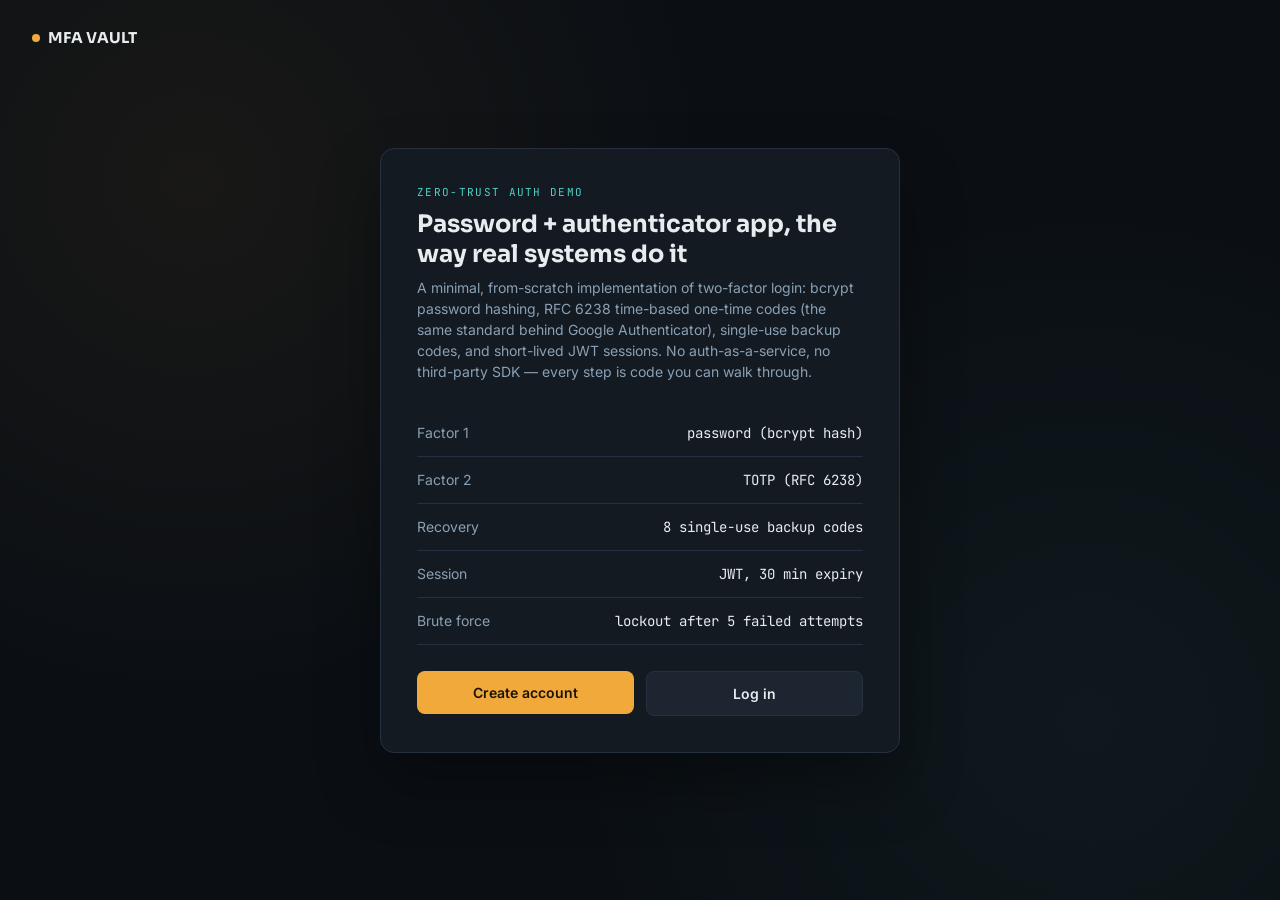
<file: frontend/index.html>
<!DOCTYPE html>
<html lang="en">
<head>
<meta charset="UTF-8">
<meta name="viewport" content="width=device-width, initial-scale=1.0">
<title>MFA Vault</title>
<link rel="stylesheet" href="style.css">
</head>
<body>
  <a class="brand" href="index.html"><span class="dot"></span>MFA VAULT</a>

  <div class="card wide">
    <p class="eyebrow">Zero-trust auth demo</p>
    <h1>Password + authenticator app, the way real systems do it</h1>
    <p class="subtitle">
      A minimal, from-scratch implementation of two-factor login: bcrypt password hashing,
      RFC 6238 time-based one-time codes (the same standard behind Google Authenticator),
      single-use backup codes, and short-lived JWT sessions. No auth-as-a-service, no
      third-party SDK — every step is code you can walk through.
    </p>

    <div class="stat-row"><span class="k">Factor 1</span><span class="v">password (bcrypt hash)</span></div>
    <div class="stat-row"><span class="k">Factor 2</span><span class="v">TOTP (RFC 6238)</span></div>
    <div class="stat-row"><span class="k">Recovery</span><span class="v">8 single-use backup codes</span></div>
    <div class="stat-row"><span class="k">Session</span><span class="v">JWT, 30 min expiry</span></div>
    <div class="stat-row"><span class="k">Brute force</span><span class="v">lockout after 5 failed attempts</span></div>

    <div style="margin-top:26px; display:flex; gap:12px;">
      <a href="register.html" style="flex:1; text-decoration:none;"><button class="primary">Create account</button></a>
      <a href="login.html" style="flex:1; text-decoration:none;"><button class="secondary">Log in</button></a>
    </div>
  </div>
</body>
</html>
</file>
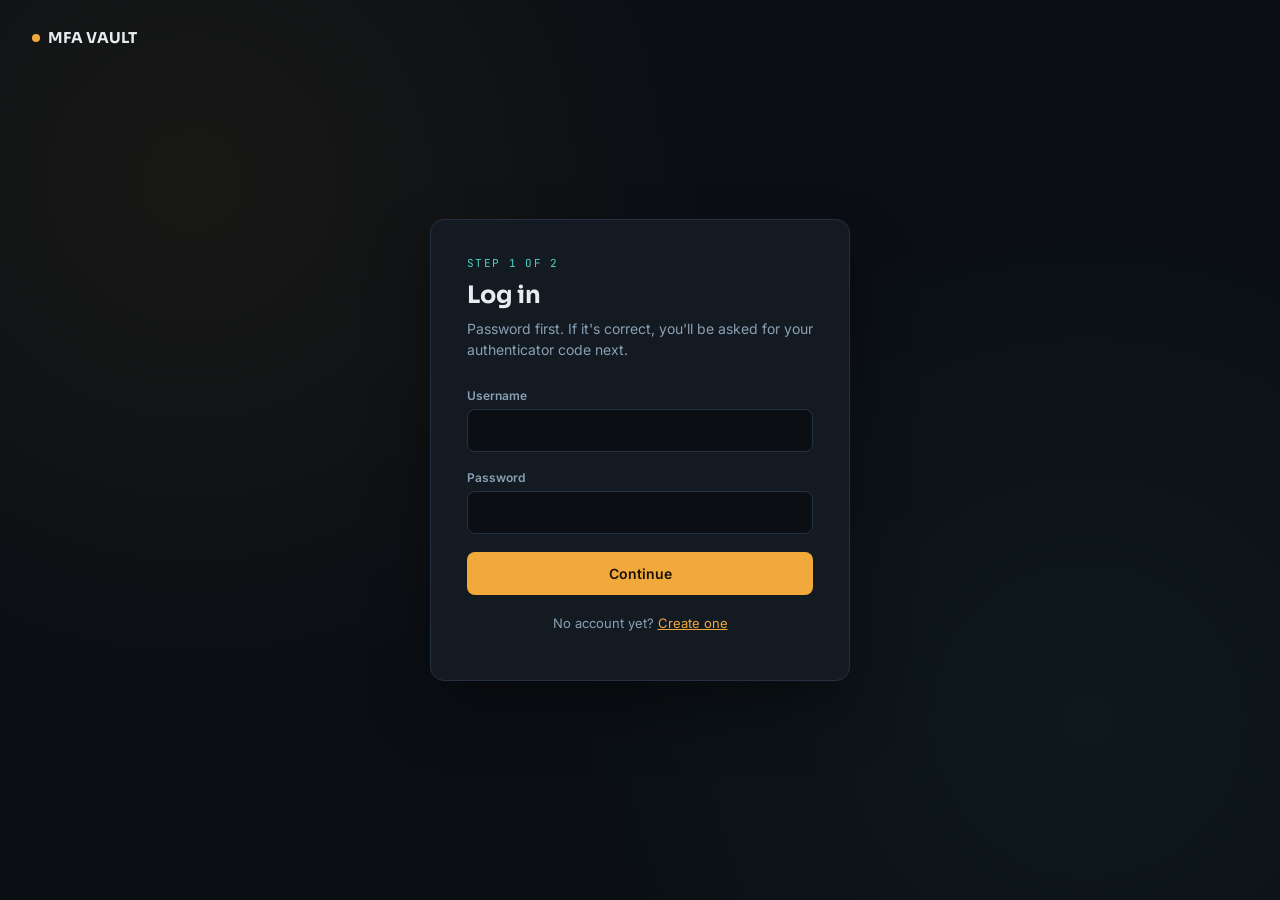
<file: frontend/dashboard.html>
<!DOCTYPE html>
<html lang="en">
<head>
<meta charset="UTF-8">
<meta name="viewport" content="width=device-width, initial-scale=1.0">
<title>Dashboard — MFA Vault</title>
<link rel="stylesheet" href="style.css">
</head>
<body>
  <a class="brand" href="index.html"><span class="dot"></span>MFA VAULT</a>

  <div class="card">
    <span class="badge"><span class="dot"></span>Session verified</span>
    <h1 style="margin-top:16px;">Welcome back<span id="userSuffix"></span></h1>
    <p class="subtitle">This page only rendered because your access token passed both password and TOTP checks.</p>

    <div id="err" class="error"></div>

    <div id="stats"></div>

    <div class="architecture-note">
      <b>What proved your identity here:</b> a bcrypt-verified password, then a
      time-based one-time code checked against a secret only your device and
      this server share (RFC&nbsp;6238). The token this page used to load is
      scoped separately from the one issued after step 1 — it only exists
      because <code>mfa_pending</code> flipped to <code>false</code> on the server.
    </div>

    <button class="secondary" id="logoutBtn" style="margin-top:20px;">Log out</button>
  </div>

  <script src="script.js"></script>
  <script>
    const err = document.getElementById("err");
    const token = sessionStorage.getItem("access_token");
    if (!token) window.location.href = "login.html";

    (async () => {
      try {
        const data = await apiGet("/dashboard", token);
        document.getElementById("userSuffix").textContent = ", " + data.username;
        document.getElementById("stats").innerHTML = `
          <div class="stat-row"><span class="k">Username</span><span class="v">${data.username}</span></div>
          <div class="stat-row"><span class="k">MFA status</span><span class="v">${data.mfa_confirmed ? "active" : "not set up"}</span></div>
          <div class="stat-row"><span class="k">Backup codes left</span><span class="v">${data.backup_codes_remaining} / 8</span></div>
          <div class="stat-row"><span class="k">Member since</span><span class="v">${data.member_since}</span></div>
        `;
      } catch (e) {
        showError(err, "Session expired or invalid — please log in again.");
        setTimeout(() => (window.location.href = "login.html"), 1500);
      }
    })();

    document.getElementById("logoutBtn").addEventListener("click", () => {
      sessionStorage.clear();
      window.location.href = "index.html";
    });
  </script>
</body>
</html>
</file>
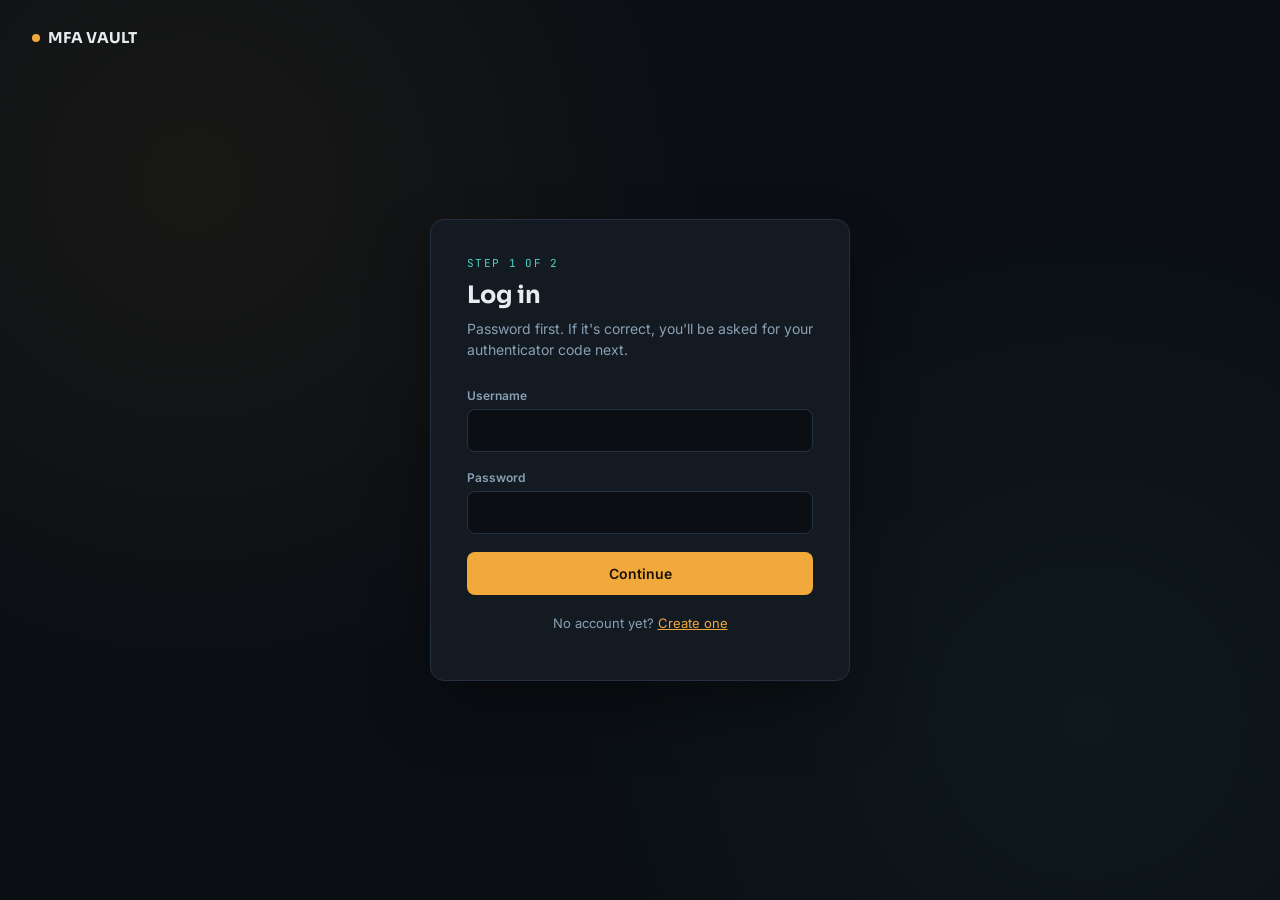
<file: frontend/login.html>
<!DOCTYPE html>
<html lang="en">
<head>
<meta charset="UTF-8">
<meta name="viewport" content="width=device-width, initial-scale=1.0">
<title>Log in — MFA Vault</title>
<link rel="stylesheet" href="style.css">
</head>
<body>
  <a class="brand" href="index.html"><span class="dot"></span>MFA VAULT</a>

  <div class="card">
    <p class="eyebrow">Step 1 of 2</p>
    <h1>Log in</h1>
    <p class="subtitle">Password first. If it's correct, you'll be asked for your authenticator code next.</p>

    <div class="error" id="err"></div>

    <form id="form">
      <label for="username">Username</label>
      <input type="text" id="username" autocomplete="username" required>

      <label for="password">Password</label>
      <input type="password" id="password" autocomplete="current-password" required>

      <button type="submit" class="primary">Continue</button>
    </form>

    <p class="footer-link">No account yet? <a href="register.html">Create one</a></p>
  </div>

  <script src="script.js"></script>
  <script>
    const form = document.getElementById("form");
    const err = document.getElementById("err");

    form.addEventListener("submit", async (e) => {
      e.preventDefault();
      hideError(err);
      const username = document.getElementById("username").value.trim();
      const password = document.getElementById("password").value;

      try {
        const data = await apiPost("/login", { username, password });
        sessionStorage.setItem("pending_token", data.pending_token);
        window.location.href = "verify.html";
      } catch (e) {
        showError(err, e.message);
      }
    });
  </script>
</body>
</html>
</file>
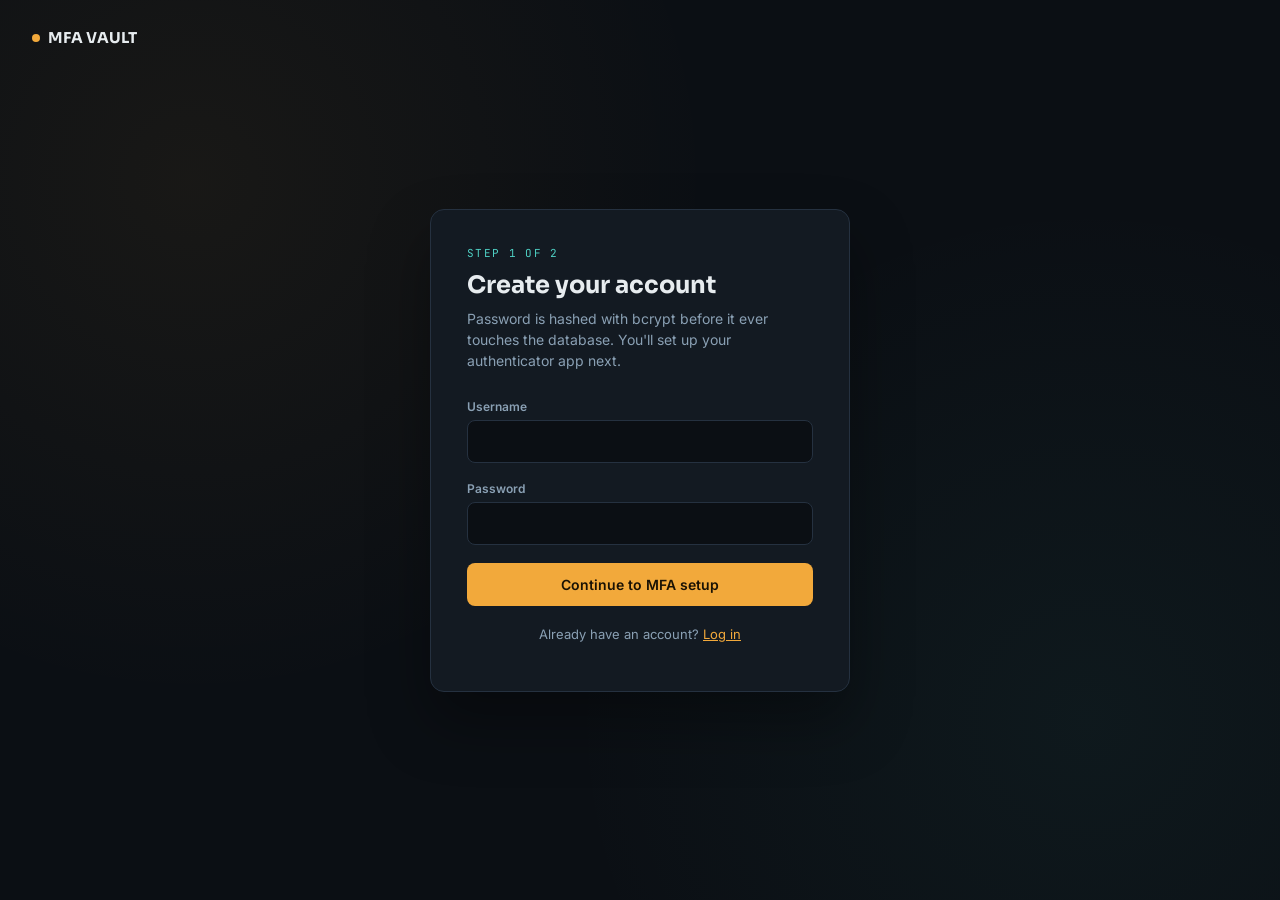
<file: frontend/register.html>
<!DOCTYPE html>
<html lang="en">
<head>
<meta charset="UTF-8">
<meta name="viewport" content="width=device-width, initial-scale=1.0">
<title>Create account — MFA Vault</title>
<link rel="stylesheet" href="style.css">
</head>
<body>
  <a class="brand" href="index.html"><span class="dot"></span>MFA VAULT</a>

  <div class="card">
    <p class="eyebrow">Step 1 of 2</p>
    <h1>Create your account</h1>
    <p class="subtitle">Password is hashed with bcrypt before it ever touches the database. You'll set up your authenticator app next.</p>

    <div class="error" id="err"></div>

    <form id="form">
      <label for="username">Username</label>
      <input type="text" id="username" autocomplete="username" required minlength="3" maxlength="32">

      <label for="password">Password</label>
      <input type="password" id="password" autocomplete="new-password" required minlength="8">

      <button type="submit" class="primary">Continue to MFA setup</button>
    </form>

    <p class="footer-link">Already have an account? <a href="login.html">Log in</a></p>
  </div>

  <script src="script.js"></script>
  <script>
    const form = document.getElementById("form");
    const err = document.getElementById("err");

    form.addEventListener("submit", async (e) => {
      e.preventDefault();
      hideError(err);
      const username = document.getElementById("username").value.trim();
      const password = document.getElementById("password").value;

      try {
        const data = await apiPost("/register", { username, password });
        sessionStorage.setItem("setup_payload", JSON.stringify(data));
        window.location.href = "setup.html";
      } catch (e) {
        showError(err, e.message);
      }
    });
  </script>
</body>
</html>
</file>
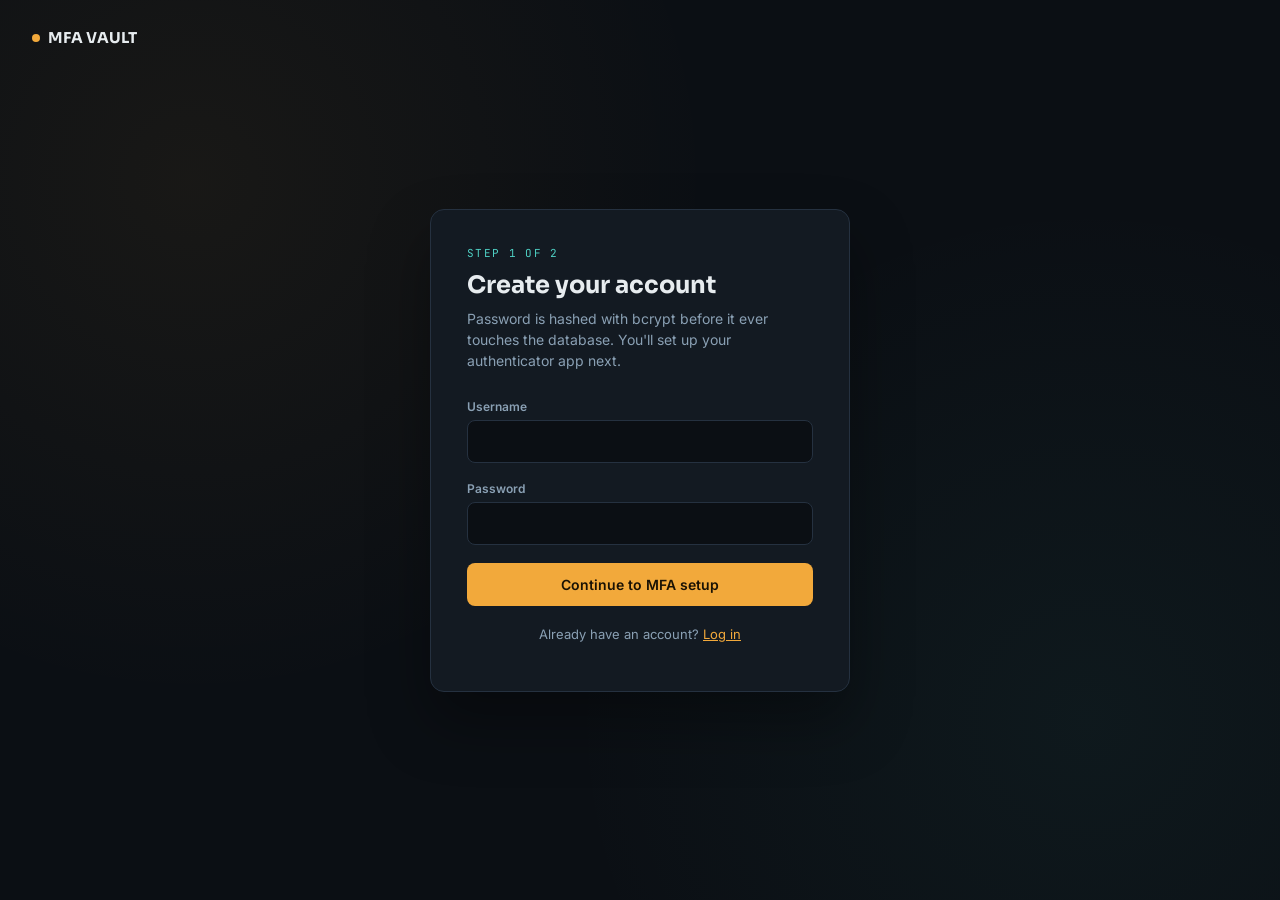
<file: frontend/setup.html>
<!DOCTYPE html>
<html lang="en">
<head>
<meta charset="UTF-8">
<meta name="viewport" content="width=device-width, initial-scale=1.0">
<title>Set up authenticator — MFA Vault</title>
<link rel="stylesheet" href="style.css">
</head>
<body>
  <a class="brand" href="index.html"><span class="dot"></span>MFA VAULT</a>

  <div class="card">
    <p class="eyebrow">Step 2 of 2</p>
    <h1>Scan with your authenticator app</h1>
    <p class="subtitle">Google Authenticator, Authy, or 1Password — any TOTP app works. Then save your backup codes; they're shown once.</p>

    <div class="error" id="err"></div>

    <div class="qr-box"><img id="qrImg" alt="TOTP QR code"></div>
    <div class="manual-key" id="manualKey"></div>

    <div class="backup-codes">
      <div class="label">Backup codes — save these somewhere safe. Each one works once, if you lose your phone.</div>
      <div class="grid" id="codesGrid"></div>
    </div>

    <label>Enter the 6-digit code from your app to confirm setup</label>
    <div class="otp-row" id="otpRow">
      <input class="otp-digit" maxlength="1" inputmode="numeric">
      <input class="otp-digit" maxlength="1" inputmode="numeric">
      <input class="otp-digit" maxlength="1" inputmode="numeric">
      <input class="otp-digit" maxlength="1" inputmode="numeric">
      <input class="otp-digit" maxlength="1" inputmode="numeric">
      <input class="otp-digit" maxlength="1" inputmode="numeric">
    </div>
    <div class="countdown-wrap">
      <svg class="countdown-ring" viewBox="0 0 16 16">
        <circle class="track" cx="8" cy="8" r="6.5"></circle>
        <circle class="progress" cx="8" cy="8" r="6.5"></circle>
      </svg>
      <span id="countdownLabel">30s</span> until code refreshes
    </div>

    <button class="primary" id="confirmBtn" disabled>Confirm & activate MFA</button>
  </div>

  <script src="script.js"></script>
  <script>
    const err = document.getElementById("err");
    const payloadRaw = sessionStorage.getItem("setup_payload");
    if (!payloadRaw) window.location.href = "register.html";
    const payload = JSON.parse(payloadRaw);

    document.getElementById("qrImg").src = "data:image/png;base64," + payload.qr_code_base64;
    document.getElementById("manualKey").textContent = payload.manual_key;

    const grid = document.getElementById("codesGrid");
    payload.backup_codes.forEach((code) => {
      const span = document.createElement("span");
      span.textContent = code;
      grid.appendChild(span);
    });

    startTotpCountdown(
      document.querySelector(".countdown-ring .progress"),
      document.getElementById("countdownLabel")
    );

    const confirmBtn = document.getElementById("confirmBtn");
    let currentCode = "";

    wireOtpInputs(document.getElementById("otpRow"), (code) => {
      currentCode = code;
      confirmBtn.disabled = false;
    });

    confirmBtn.addEventListener("click", async () => {
      hideError(err);
      try {
        await apiPost("/mfa/confirm", { username: payload.username, code: currentCode });
        sessionStorage.removeItem("setup_payload");
        window.location.href = "login.html";
      } catch (e) {
        showError(err, e.message);
      }
    });
  </script>
</body>
</html>
</file>
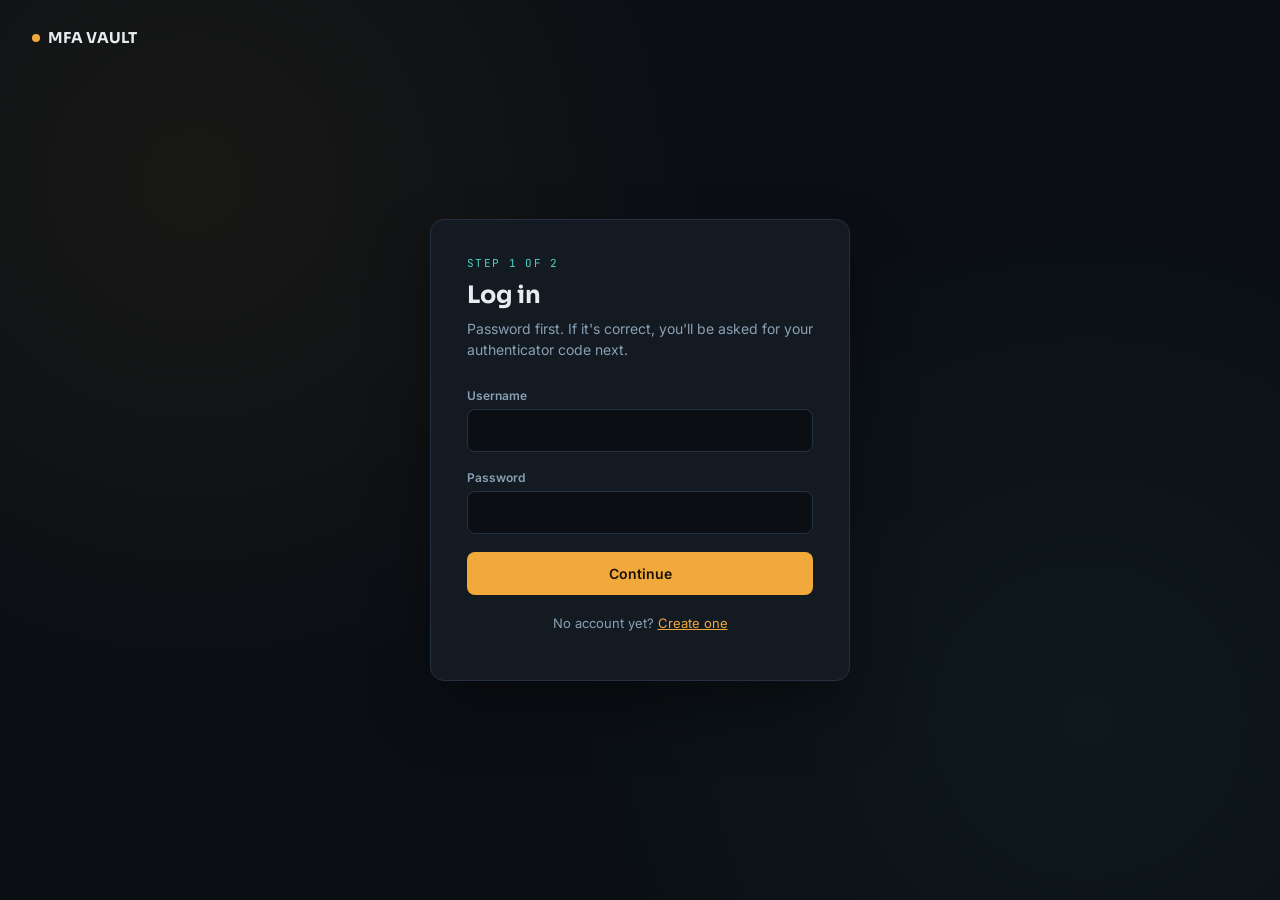
<file: frontend/verify.html>
<!DOCTYPE html>
<html lang="en">
<head>
<meta charset="UTF-8">
<meta name="viewport" content="width=device-width, initial-scale=1.0">
<title>Verify — MFA Vault</title>
<link rel="stylesheet" href="style.css">
</head>
<body>
  <a class="brand" href="index.html"><span class="dot"></span>MFA VAULT</a>

  <div class="card">
    <p class="eyebrow">Step 2 of 2</p>
    <h1>Enter your 6-digit code</h1>
    <p class="subtitle">From your authenticator app. Lost your phone? Use a backup code instead.</p>

    <div class="error" id="err"></div>

    <div class="otp-row" id="otpRow">
      <input class="otp-digit" maxlength="1" inputmode="numeric">
      <input class="otp-digit" maxlength="1" inputmode="numeric">
      <input class="otp-digit" maxlength="1" inputmode="numeric">
      <input class="otp-digit" maxlength="1" inputmode="numeric">
      <input class="otp-digit" maxlength="1" inputmode="numeric">
      <input class="otp-digit" maxlength="1" inputmode="numeric">
    </div>
    <div class="countdown-wrap">
      <svg class="countdown-ring" viewBox="0 0 16 16">
        <circle class="track" cx="8" cy="8" r="6.5"></circle>
        <circle class="progress" cx="8" cy="8" r="6.5"></circle>
      </svg>
      <span id="countdownLabel">30s</span> until code refreshes
    </div>

    <p class="backup-toggle" id="backupToggle">Use a backup code instead</p>

    <button class="primary" id="verifyBtn" disabled>Verify & continue</button>
  </div>

  <script src="script.js"></script>
  <script>
    const err = document.getElementById("err");
    const pendingToken = sessionStorage.getItem("pending_token");
    if (!pendingToken) window.location.href = "login.html";

    startTotpCountdown(
      document.querySelector(".countdown-ring .progress"),
      document.getElementById("countdownLabel")
    );

    const verifyBtn = document.getElementById("verifyBtn");
    let currentCode = "";

    wireOtpInputs(document.getElementById("otpRow"), (code) => {
      currentCode = code;
      verifyBtn.disabled = false;
    });

    document.getElementById("backupToggle").addEventListener("click", () => {
      const code = prompt("Enter one of your 8-character backup codes:");
      if (code) {
        currentCode = code.trim();
        submit();
      }
    });

    verifyBtn.addEventListener("click", submit);

    async function submit() {
      hideError(err);
      try {
        const data = await apiPost("/mfa/verify", { pending_token: pendingToken, code: currentCode });
        sessionStorage.removeItem("pending_token");
        sessionStorage.setItem("access_token", data.access_token);
        window.location.href = "dashboard.html";
      } catch (e) {
        showError(err, e.message);
      }
    }
  </script>
</body>
</html>
</file>
<file: frontend/style.css>
/* ===================================================================
   MFA Vault — design tokens
   Palette:  #0B0F14 bg / #131A22 surface / #1C2530 surface-raised
             #F2A93B amber (primary action / focus)
             #4FD1C5 teal (success / verified)
             #E5484D red (error / danger)
             #E7ECEF text-high / #8AA0B4 text-low
   Type:     Sora (display) + Inter (body) + JetBrains Mono (codes/keys)
   =================================================================== */

@import url('https://fonts.googleapis.com/css2?family=Sora:wght@600;700&family=Inter:wght@400;500;600&family=JetBrains+Mono:wght@500;700&display=swap');

:root {
  --bg: #0B0F14;
  --surface: #131A22;
  --surface-raised: #1C2530;
  --border: #253140;
  --amber: #F2A93B;
  --teal: #4FD1C5;
  --red: #E5484D;
  --text-high: #E7ECEF;
  --text-low: #8AA0B4;
  --font-display: 'Sora', sans-serif;
  --font-body: 'Inter', sans-serif;
  --font-mono: 'JetBrains Mono', monospace;
}

* { box-sizing: border-box; }

body {
  margin: 0;
  min-height: 100vh;
  background:
    radial-gradient(circle at 15% 20%, rgba(242,169,59,0.06), transparent 40%),
    radial-gradient(circle at 85% 80%, rgba(79,209,197,0.05), transparent 40%),
    var(--bg);
  color: var(--text-high);
  font-family: var(--font-body);
  display: flex;
  align-items: center;
  justify-content: center;
  padding: 24px;
}

a { color: var(--amber); }

.brand {
  position: fixed;
  top: 28px;
  left: 32px;
  font-family: var(--font-display);
  font-weight: 700;
  font-size: 15px;
  letter-spacing: 0.02em;
  display: flex;
  align-items: center;
  gap: 8px;
  color: var(--text-high);
  text-decoration: none;
}
.brand .dot { width: 8px; height: 8px; border-radius: 50%; background: var(--amber); }

.card {
  width: 100%;
  max-width: 420px;
  background: var(--surface);
  border: 1px solid var(--border);
  border-radius: 14px;
  padding: 36px;
  box-shadow: 0 30px 60px rgba(0,0,0,0.35);
  animation: rise 0.35s ease;
}
.card.wide { max-width: 520px; }

@keyframes rise {
  from { opacity: 0; transform: translateY(10px); }
  to { opacity: 1; transform: translateY(0); }
}

.eyebrow {
  font-family: var(--font-mono);
  font-size: 11px;
  letter-spacing: 0.12em;
  text-transform: uppercase;
  color: var(--teal);
  margin: 0 0 10px;
}

h1 {
  font-family: var(--font-display);
  font-size: 24px;
  margin: 0 0 8px;
  line-height: 1.25;
}

.subtitle {
  color: var(--text-low);
  font-size: 14px;
  margin: 0 0 28px;
  line-height: 1.5;
}

label {
  display: block;
  font-size: 12px;
  font-weight: 600;
  color: var(--text-low);
  margin-bottom: 6px;
}

input[type="text"],
input[type="password"] {
  width: 100%;
  background: var(--bg);
  border: 1px solid var(--border);
  border-radius: 8px;
  padding: 12px 14px;
  color: var(--text-high);
  font-family: var(--font-body);
  font-size: 14px;
  margin-bottom: 18px;
  outline: none;
  transition: border-color 0.15s, box-shadow 0.15s;
}
input[type="text"]:focus,
input[type="password"]:focus {
  border-color: var(--amber);
  box-shadow: 0 0 0 3px rgba(242,169,59,0.15);
}

button {
  width: 100%;
  padding: 13px;
  border-radius: 8px;
  border: none;
  font-family: var(--font-body);
  font-weight: 600;
  font-size: 14px;
  cursor: pointer;
  transition: transform 0.1s, background 0.15s;
}
button.primary { background: var(--amber); color: #1a1204; }
button.primary:hover { background: #ffc266; }
button.primary:active { transform: scale(0.98); }
button.secondary { background: var(--surface-raised); color: var(--text-high); border: 1px solid var(--border); }
button:disabled { opacity: 0.5; cursor: not-allowed; }

.footer-link {
  text-align: center;
  font-size: 13px;
  color: var(--text-low);
  margin-top: 20px;
}

.error {
  background: rgba(229,72,77,0.1);
  border: 1px solid rgba(229,72,77,0.4);
  color: #ff9498;
  font-size: 13px;
  padding: 10px 12px;
  border-radius: 8px;
  margin-bottom: 18px;
  display: none;
}
.error.show { display: block; }

.success-banner {
  background: rgba(79,209,197,0.1);
  border: 1px solid rgba(79,209,197,0.4);
  color: var(--teal);
  font-size: 13px;
  padding: 10px 12px;
  border-radius: 8px;
  margin-bottom: 18px;
}

/* ---- QR / secret setup ---- */
.qr-box {
  background: #fff;
  border-radius: 10px;
  padding: 14px;
  width: 168px;
  height: 168px;
  margin: 0 auto 18px;
  display: flex;
  align-items: center;
  justify-content: center;
}
.qr-box img { width: 100%; height: 100%; }

.manual-key {
  font-family: var(--font-mono);
  font-size: 13px;
  background: var(--bg);
  border: 1px dashed var(--border);
  border-radius: 8px;
  padding: 10px 12px;
  text-align: center;
  letter-spacing: 0.08em;
  color: var(--text-high);
  margin-bottom: 22px;
  word-break: break-all;
}

.backup-codes {
  background: var(--bg);
  border: 1px solid var(--border);
  border-radius: 8px;
  padding: 14px 16px;
  margin-bottom: 20px;
}
.backup-codes .label { font-size: 12px; color: var(--text-low); margin-bottom: 10px; }
.backup-codes .grid {
  display: grid;
  grid-template-columns: 1fr 1fr;
  gap: 8px;
  font-family: var(--font-mono);
  font-size: 13px;
  color: var(--teal);
}

/* ---- segmented OTP input (signature element) ---- */
.otp-row {
  display: flex;
  gap: 10px;
  justify-content: center;
  margin-bottom: 8px;
}
.otp-digit {
  width: 42px;
  height: 52px;
  text-align: center;
  font-family: var(--font-mono);
  font-size: 22px;
  font-weight: 700;
  background: var(--bg);
  border: 1px solid var(--border);
  border-radius: 8px;
  color: var(--text-high);
}
.otp-digit:focus {
  border-color: var(--amber);
  box-shadow: 0 0 0 3px rgba(242,169,59,0.15);
  outline: none;
}

/* live TOTP refresh countdown — real signal, not decoration:
   shows the user how many seconds remain before their code rotates */
.countdown-wrap {
  display: flex;
  align-items: center;
  justify-content: center;
  gap: 8px;
  margin: 4px 0 22px;
  color: var(--text-low);
  font-size: 12px;
  font-family: var(--font-mono);
}
.countdown-ring { width: 16px; height: 16px; transform: rotate(-90deg); }
.countdown-ring circle {
  fill: none;
  stroke-width: 3;
}
.countdown-ring .track { stroke: var(--border); }
.countdown-ring .progress {
  stroke: var(--amber);
  stroke-linecap: round;
  transition: stroke-dashoffset 1s linear;
}

.backup-toggle {
  text-align: center;
  font-size: 12px;
  color: var(--text-low);
  margin-bottom: 20px;
  cursor: pointer;
  text-decoration: underline dotted;
}

/* ---- dashboard ---- */
.stat-row {
  display: flex;
  justify-content: space-between;
  padding: 14px 0;
  border-bottom: 1px solid var(--border);
  font-size: 14px;
}
.stat-row:last-child { border-bottom: none; }
.stat-row .k { color: var(--text-low); }
.stat-row .v { font-family: var(--font-mono); color: var(--text-high); }
.badge {
  display: inline-flex;
  align-items: center;
  gap: 6px;
  font-size: 12px;
  font-family: var(--font-mono);
  color: var(--teal);
  background: rgba(79,209,197,0.1);
  border: 1px solid rgba(79,209,197,0.3);
  padding: 4px 10px;
  border-radius: 100px;
}
.badge .dot { width: 6px; height: 6px; border-radius: 50%; background: var(--teal); }

.architecture-note {
  margin-top: 26px;
  padding-top: 20px;
  border-top: 1px solid var(--border);
  font-size: 12px;
  line-height: 1.6;
  color: var(--text-low);
}
.architecture-note b { color: var(--text-high); }
</file>
